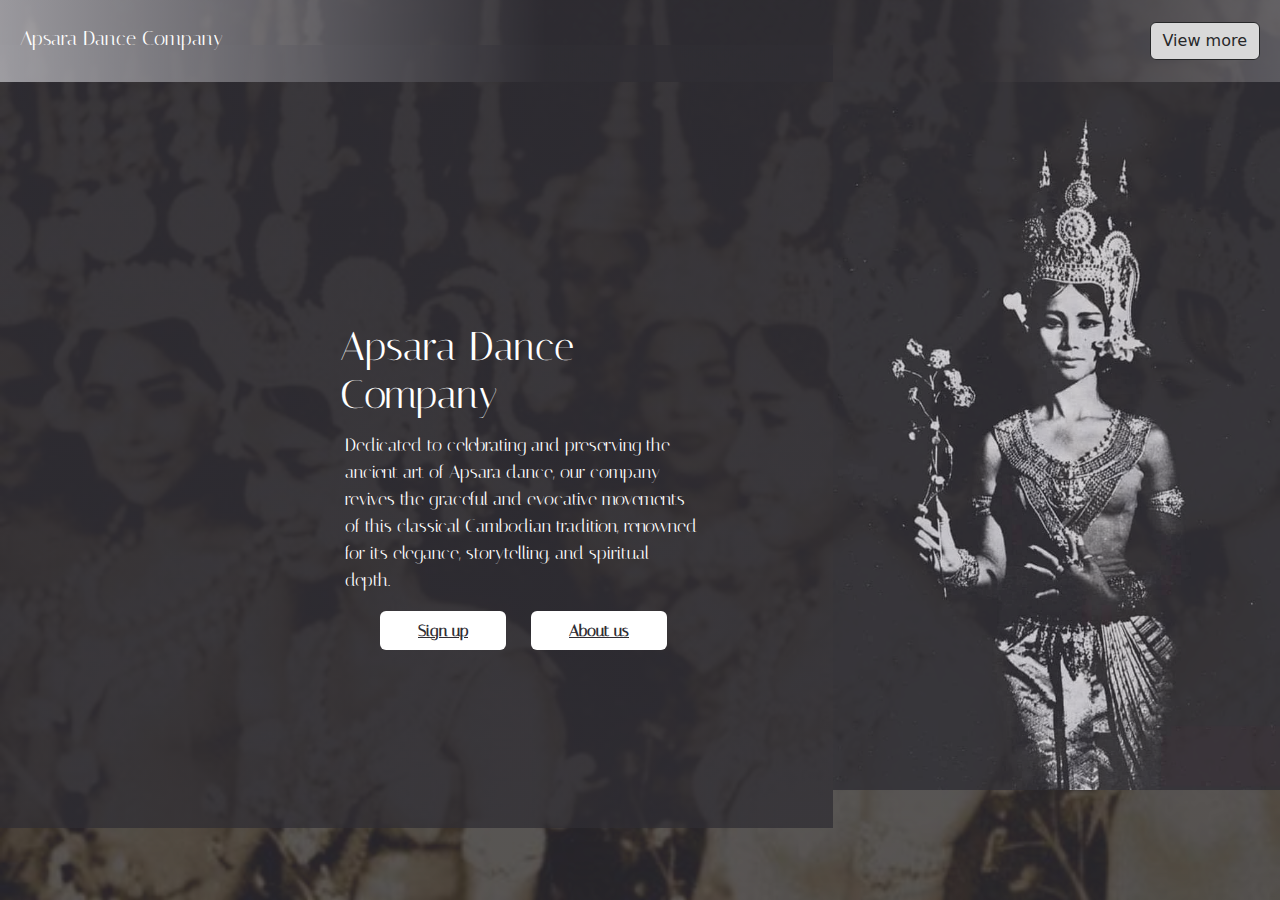
<file: index.html>
<!DOCTYPE html>
<html lang="en">
<head>
    <meta charset="UTF-8">
    <meta name="viewport" content="width=device-width, initial-scale=1.0">
    <title>Final Project</title>
    <link href="https://fonts.googleapis.com/css2?family=Italiana&display=swap" rel="stylesheet">
    <link rel="stylesheet" href="index.css"/>
    <link href="https://cdn.jsdelivr.net/npm/bootstrap@5.3.3/dist/css/bootstrap.min.css" rel="stylesheet" integrity="sha384-QWTKZyjpPEjISv5WaRU9OFeRpok6YctnYmDr5pNlyT2bRjXh0JMhjY6hW+ALEwIH" crossorigin="anonymous">
</head>
<body>
    <script src="https://cdn.jsdelivr.net/npm/bootstrap@5.3.3/dist/js/bootstrap.bundle.min.js" integrity="sha384-YvpcrYf0tY3lHB60NNkmXc5s9fDVZLESaAA55NDzOxhy9GkcIdslK1eN7N6jIeHz" crossorigin="anonymous"></script>
    <div class="background">
        <div class="navbar">
            <p class="logo" href="index.html">Apsara Dance Company</p>
            <button class="btn btn-primary" type="button" data-bs-toggle="offcanvas" data-bs-target="#offcanvasWithBothOptions" aria-controls="offcanvasWithBothOptions" style="margin-right: 20px; background-color: #D9D9D9; color:#272829; border: 1px, solid #272829;">View more</button>
            <div class="offcanvas offcanvas-start" data-bs-scroll="true" tabindex="-1" id="offcanvasWithBothOptions" aria-labelledby="offcanvasWithBothOptionsLabel" style="background-color: #272829;">
            <div class="offcanvas-header">
                <h5 class="offcanvas-title" id="offcanvasWithBothOptionsLabel" style="color: white;">View more</h5>
                <button type="button" class="btn-close" data-bs-dismiss="offcanvas" aria-label="Close"></button>
            </div>
        <div class="offcanvas-body">
            <ul style="list-style-type: circle; color: white;">
                <li><a class="dropdown-item" href="index.html">Home</a></li>
                <li><a class="dropdown-item" href="aboutus.html">About us</a></li>
                <li><a class="dropdown-item" href="staff.html">Our team</a></li>
                <li><a class="dropdown-item" href="signup.html">Sign up</a></li>
            </ul>
        </div>
</div>
        </div>
        <section class="main">
            <div class="left">
                <div class="intro">
                    <h1>Apsara Dance Company</h1>
                    <p> Dedicated to celebrating and preserving the ancient art of Apsara dance, our company revives the graceful and evocative movements of this classical Cambodian tradition, renowned for its elegance, storytelling, and spiritual depth.</p>
                </div>
                <div class="bttn-box">
                    <a  href="signup.html"class="bttn-box signup-bttn">Sign up</a>
                    <a href="aboutus.html" class="bttn-box aboutus-bttn">About us</a>
                </div>
            </div>
            <div class="right" >
                <div class="img-box">
                    <img src="images/apsara lady.jpg" width="447.42px", height="708px"/>
                </div>
            </div>
        </section>
    </div>
</body>
</html>
</file>
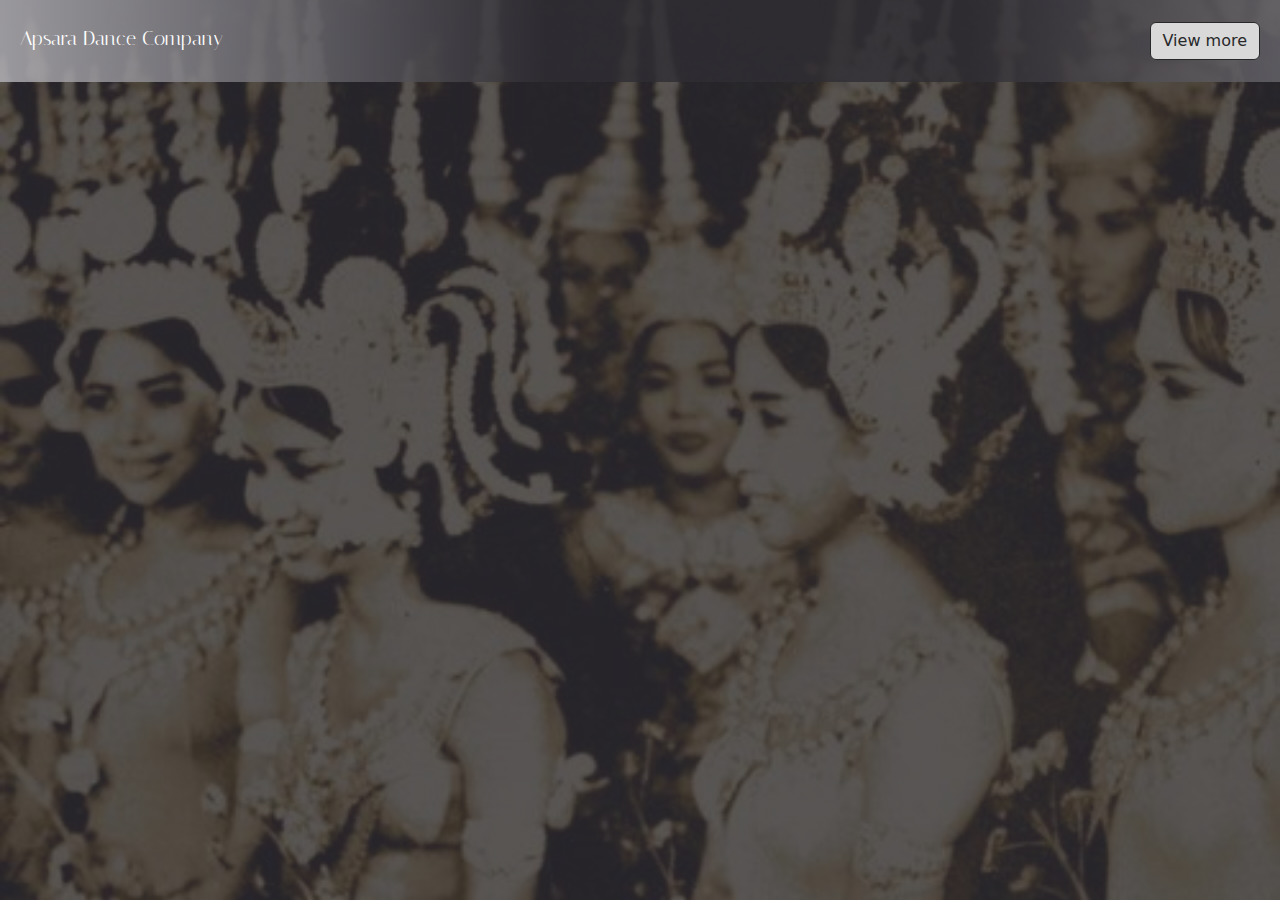
<file: aboutus.html>
<!DOCTYPE html>
<html lang="en">
<head>
    <meta charset="UTF-8">
    <meta name="viewport" content="width=device-width, initial-scale=1.0">
    <title>Final Project</title>
    <link href="https://fonts.googleapis.com/css2?family=Italiana&display=swap" rel="stylesheet">
    <link rel="stylesheet" href="index.css"/>
    <link href="https://cdn.jsdelivr.net/npm/bootstrap@5.3.3/dist/css/bootstrap.min.css" rel="stylesheet" integrity="sha384-QWTKZyjpPEjISv5WaRU9OFeRpok6YctnYmDr5pNlyT2bRjXh0JMhjY6hW+ALEwIH" crossorigin="anonymous">
</head>
<body>
    <script src="https://cdn.jsdelivr.net/npm/bootstrap@5.3.3/dist/js/bootstrap.bundle.min.js" integrity="sha384-YvpcrYf0tY3lHB60NNkmXc5s9fDVZLESaAA55NDzOxhy9GkcIdslK1eN7N6jIeHz" crossorigin="anonymous"></script>
    <div class="background">
        <div class="navbar">
            <p class="logo" href="index.html">Apsara Dance Company</p>
            <button class="btn btn-primary" type="button" data-bs-toggle="offcanvas" data-bs-target="#offcanvasWithBothOptions" aria-controls="offcanvasWithBothOptions" style="margin-right: 20px; background-color: #D9D9D9; color:#272829; border: 1px, solid #272829;">View more</button>
            <div class="offcanvas offcanvas-start" data-bs-scroll="true" tabindex="-1" id="offcanvasWithBothOptions" aria-labelledby="offcanvasWithBothOptionsLabel" style="background-color: #272829;">
            <div class="offcanvas-header">
                <h5 class="offcanvas-title" id="offcanvasWithBothOptionsLabel" style="color: white;">View more</h5>
                <button type="button" class="btn-close" data-bs-dismiss="offcanvas" aria-label="Close"></button>
            </div>
        <div class="offcanvas-body">
            <ul style="list-style-type: circle; color: white;">
                <li><a class="dropdown-item" href="index.html">Home</a></li>
                <li><a class="dropdown-item" href="aboutus.html">About us</a></li>
                <li><a class="dropdown-item" href="staff.html">Our team</a></li>
                <li><a class="dropdown-item" href="signup.html">Sign up</a></li>
            </ul>
        </div>
</div>
</file>
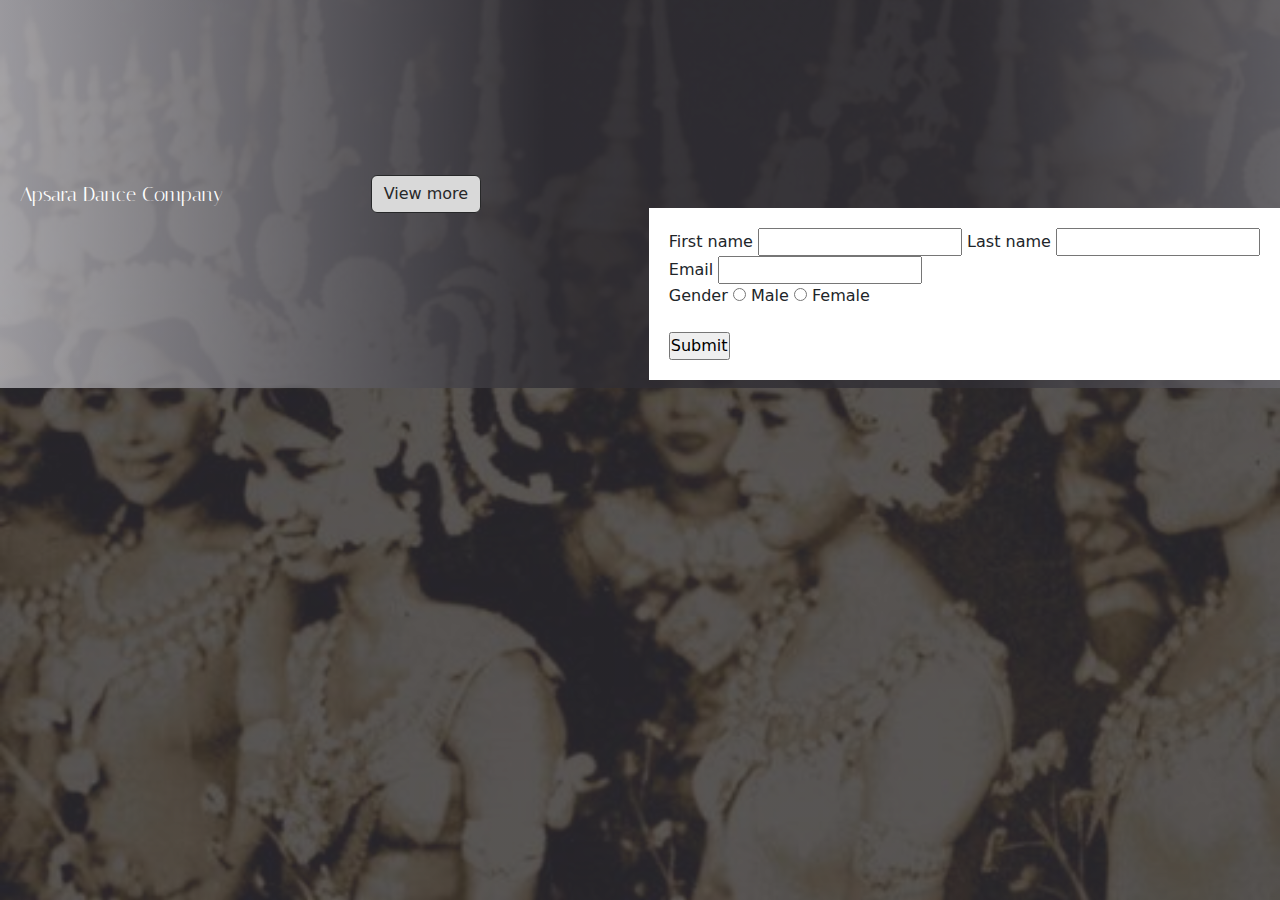
<file: signup.html>
<!DOCTYPE html>
<html lang="en">
<head>
    <meta charset="UTF-8">
    <meta name="viewport" content="width=device-width, initial-scale=1.0">
    <title>Final Project</title>
    <link href="https://fonts.googleapis.com/css2?family=Italiana&display=swap" rel="stylesheet">
    <link rel="stylesheet" href="signup.css"/>
    <link href="https://cdn.jsdelivr.net/npm/bootstrap@5.3.3/dist/css/bootstrap.min.css" rel="stylesheet" integrity="sha384-QWTKZyjpPEjISv5WaRU9OFeRpok6YctnYmDr5pNlyT2bRjXh0JMhjY6hW+ALEwIH" crossorigin="anonymous">
</head>
<body>
    <script src="https://cdn.jsdelivr.net/npm/bootstrap@5.3.3/dist/js/bootstrap.bundle.min.js" integrity="sha384-YvpcrYf0tY3lHB60NNkmXc5s9fDVZLESaAA55NDzOxhy9GkcIdslK1eN7N6jIeHz" crossorigin="anonymous"></script>
    <div class="background">
        <div class="navbar">
            <p class="logo" href="index.html">Apsara Dance Company</p>
            <button class="btn btn-primary" type="button" data-bs-toggle="offcanvas" data-bs-target="#offcanvasWithBothOptions" aria-controls="offcanvasWithBothOptions" style="margin-right: 20px; background-color: #D9D9D9; color:#272829; border: 1px, solid #272829;">View more</button>
            <div class="offcanvas offcanvas-start" data-bs-scroll="true" tabindex="-1" id="offcanvasWithBothOptions" aria-labelledby="offcanvasWithBothOptionsLabel" style="background-color: #272829;">
            <div class="offcanvas-header">
                <h5 class="offcanvas-title" id="offcanvasWithBothOptionsLabel" style="color: white;">View more</h5>
                <button type="button" class="btn-close" data-bs-dismiss="offcanvas" aria-label="Close"></button>
            </div>
        <div class="offcanvas-body">
            <ul style="list-style-type: circle; color: white;">
                <li><a class="dropdown-item" href="index.html">Home</a></li>
                <li><a class="dropdown-item" href="aboutus.html">About us</a></li>
                <li><a class="dropdown-item" href="staff.html">Our team</a></li>
                <li><a class="dropdown-item" href="signup.html">Sign up</a></li>
            </ul>
        </div>
    </div>
<section>
    <form class="sign-up-form">
        <label for=" first name">First name</label>
        <input type="text" id="name" name="first name" />
        <label for=" last name">Last name</label>
        <input type="text" id="name" name="last name" /><br>
        <label for="email">Email</label>
        <input type="email" id="email" name="Email" /><br>
        <label for="Gender">Gender</label>
        <input type="radio" id="male" name="Gender" value="Gender" />
        <label for="male">Male</label>
        <input type="radio" id="male" name="Gender" value="Gender">
        <label for ="female">Female</label> <br><br>
        <input type="submit" id="submit" name="submit"/>
    </form>
</section>
</file>
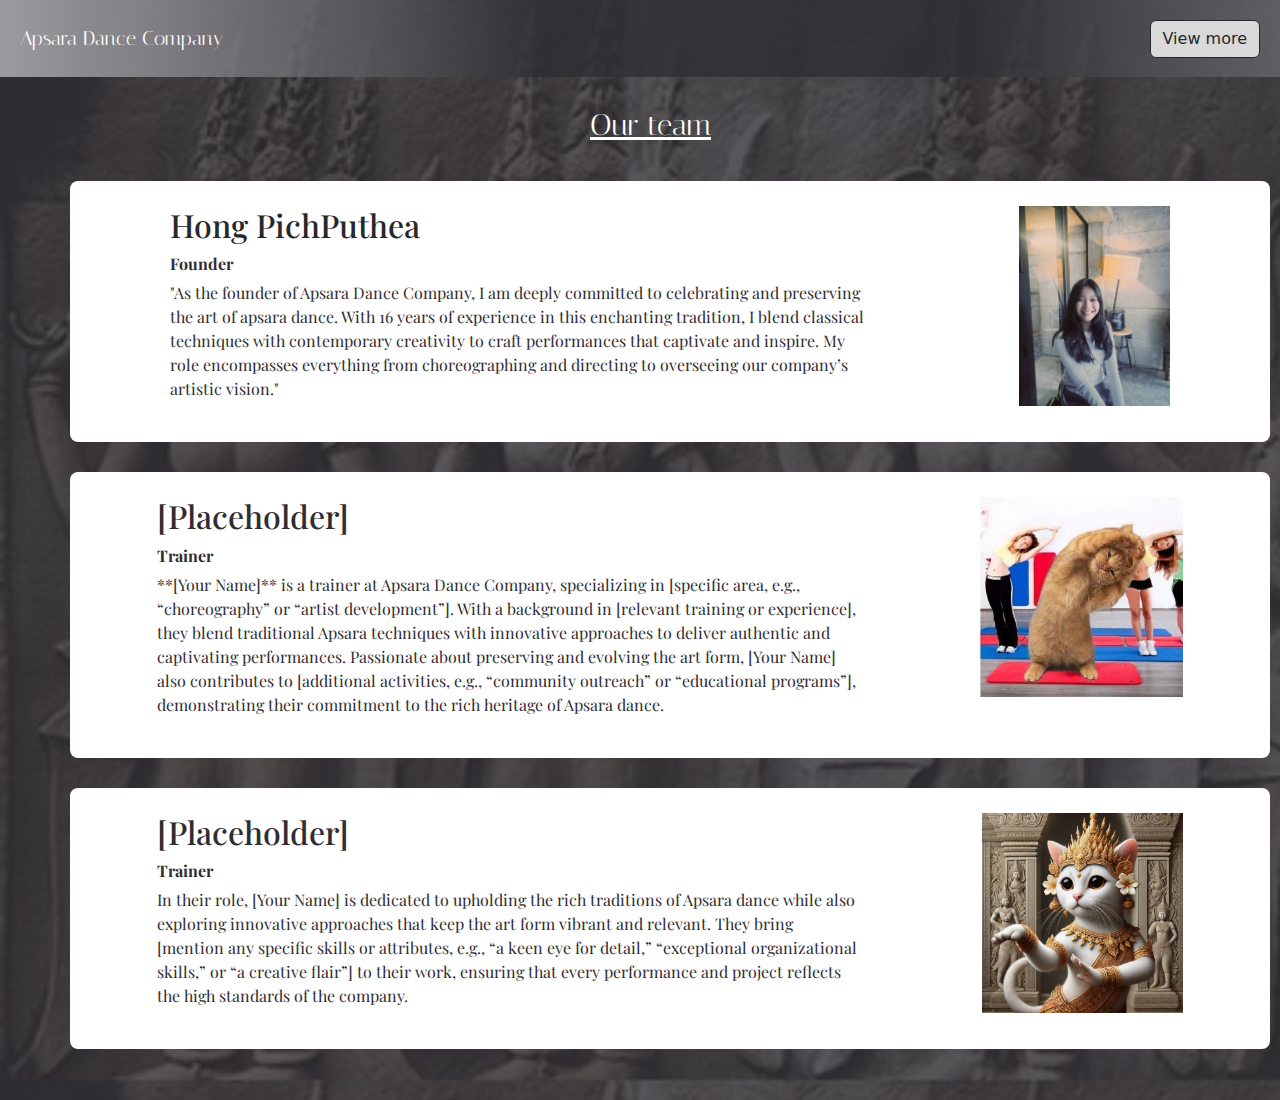
<file: staff.html>
<!DOCTYPE html>
<html lang="en">
<head>
    <meta charset="UTF-8">
    <meta name="viewport" content="width=device-width, initial-scale=1.0">
    <title>Final Project</title>
    <link href="https://fonts.googleapis.com/css2?family=Italiana&display=swap" rel="stylesheet">
    <link rel="stylesheet" href="staff.css"/>
    <link href="https://cdn.jsdelivr.net/npm/bootstrap@5.3.3/dist/css/bootstrap.min.css" rel="stylesheet" integrity="sha384-QWTKZyjpPEjISv5WaRU9OFeRpok6YctnYmDr5pNlyT2bRjXh0JMhjY6hW+ALEwIH" crossorigin="anonymous">
    <link href="https://fonts.googleapis.com/css2?family=Playfair+Display:ital,wght@0,400..900;1,400..900&display=swap" rel="stylesheet">
</head>
<body>
    <script src="https://cdn.jsdelivr.net/npm/bootstrap@5.3.3/dist/js/bootstrap.bundle.min.js" integrity="sha384-YvpcrYf0tY3lHB60NNkmXc5s9fDVZLESaAA55NDzOxhy9GkcIdslK1eN7N6jIeHz" crossorigin="anonymous"></script>
    <div class="background">
        <div class="navbar">
            <p class="logo" href="index.html">Apsara Dance Company</p>
            <button class="btn btn-primary" type="button" data-bs-toggle="offcanvas" data-bs-target="#offcanvasWithBothOptions" aria-controls="offcanvasWithBothOptions" style="margin-right: 20px; background-color: #D9D9D9; color:#272829; border: 1px, solid #272829;">View more</button>
            <div class="offcanvas offcanvas-start" data-bs-scroll="true" tabindex="-1" id="offcanvasWithBothOptions" aria-labelledby="offcanvasWithBothOptionsLabel" style="background-color: #272829;">
                <div class="offcanvas-header">
                    <h5 class="offcanvas-title" id="offcanvasWithBothOptionsLabel" style="color: white;">View more</h5>
                    <button type="button" class="btn-close" data-bs-dismiss="offcanvas" aria-label="Close"></button>
                </div>
                <div class="offcanvas-body">
                    <ul style="list-style-type: circle; color: white;">
                        <li><a class="dropdown-item" href="index.html">Home</a></li>
                        <li><a class="dropdown-item" href="aboutus.html">About us</a></li>
                        <li><a class="dropdown-item" href="staff.html">Our team</a></li>
                        <li><a class="dropdown-item" href="signup.html">Sign up</a></li>
                    </ul>
                </div>
            </div>
        </div>
    <h1 class="heading">Our team</h1>
    <div class="staff">
        <div class="person1">
            <div>
                <a href="https://puthea-s-portfolio.vercel.app/ " style="text-decoration: none; color: #272829;"><h2>Hong PichPuthea</h2></a><b>Founder</b>
                <p style="margin-top: 5px; width: 700px;">"As the founder of Apsara Dance Company, I am deeply committed to celebrating and preserving the art of apsara dance. With 16 years of experience in this enchanting tradition, I blend classical techniques with contemporary creativity to craft performances that captivate and inspire. My role encompasses everything from choreographing and directing to overseeing our company’s artistic vision."</p>
            </div>
            <img src="images/putheapic.jpg" width="150.79px" height="200px"/>
        </div>
        <div class="person2">
            <div>
                <h2>[Placeholder]</h2><b>Trainer</b>
                <p style="margin-top: 5px; width: 700px;">**[Your Name]** is a trainer at Apsara Dance Company, specializing in [specific area, e.g., “choreography” or “artist development”]. With a background in [relevant training or experience], they blend traditional Apsara techniques with innovative approaches to deliver authentic and captivating performances. Passionate about preserving and evolving the art form, [Your Name] also contributes to [additional activities, e.g., “community outreach” or “educational programs”], demonstrating their commitment to the rich heritage of Apsara dance.</p>
            </div>
            <img src="images/catpic1.jpg" width="203.38" height="200px"/>
        </div>
        <div class="person3">
            <div>
                <h2>[Placeholder]</h2><b>Trainer</b>
                <p style="margin-top: 5px; width: 700px;">In their role, [Your Name] is dedicated to upholding the rich traditions of Apsara dance while also exploring innovative approaches that keep the art form vibrant and relevant. They bring [mention any specific skills or attributes, e.g., “a keen eye for detail,” “exceptional organizational skills,” or “a creative flair”] to their work, ensuring that every performance and project reflects the high standards of the company.</p>
            </div>
            <img src="images/catpic2.jpg" width="201.1px" height="200px">
        </div>
    </div>
    </div>
</body>
</file>
<file: index.css>
*{
    padding: 0;
    margin: 0;
    box-sizing: border-box;
    text-decoration: none;
}

.background{
    width: 100%;
    height: 100vh;
    background-image: linear-gradient(rgba(47,45,51,0.8),rgba(47,45,51,0.8)) , url(images/apsara-group.jpg);
    background-size: cover;
    background-position-y: -80px;
}

.logo{
    color: white;
    font-family: "Italiana";
    font-size: 20px;
    padding-left: 20px;
    padding-top: 15px;
}
.main {
    display: flex;
    align-items: center;
    height: 790px;
    width: 100%; 
    margin-left: 0px  ;  

}

.intro{
    font-family: "Italiana";
    color:white;
    font-size: 30px;    
}
.bttn-box{
    margin-top: 20px;
    font-size: 16px;
    font-family: "Italiana";
    color: #2F2D33;
    margin-left: 20px;

}

.bttn-box:hover{
    cursor: pointer; 
}

.signup-bttn{
    background-color: white;
    padding: 10px;
    padding-left: 38px;
    padding-right: 38px;
    border-radius: 6px;
    font-weight:bold;
}
.aboutus-bttn{
    background-color: white;
    padding: 10px;
    padding-left: 38px;
    padding-right: 38px;
    border-radius: 6px;
    font-weight:bold;
}
.signup-bttn:hover{
    background-color:#2F2D33;
    color:white;
    padding: 10px;
    border-radius: 6px;
    border: 1px, solid black;
    padding-left: 38px;
    padding-right: 38px;
    transition: 0.1ms;
}
.aboutus-bttn:hover{
    background-color:#2F2D33;
    color:white;
    padding: 10px;
    border-radius: 6px;
    border: 1px, solid black;
    padding-left: 38px;
    padding-right: 38px;
    transition: 0.1ms;
}
.left{
    margin-bottom: 82px;
    background-image: linear-gradient(rgba(47,45,51,0.75),rgba(47,45,51,0.75));
    padding-top: 278px;
    padding-left: 340px;
    padding-bottom: 185px;
    padding-right: 130px;
}

.right{
    margin-bottom: 82px;
    opacity: 80%;
}

p{
    font-size: 18px;
    padding: 5px;
}

.navbar{
    display: flex;
    justify-content: space-around;
    background-size: 133% 82%;
    background-size: 133% 82%;
    background-position: 0px 0px;
    background-image: linear-gradient(90deg, rgba(183, 182, 187, 0.8) 0%, rgba(47, 45, 51, 0.8) 32%, rgba(47, 45, 51, 0.8) 57%, rgba(183, 182, 187, 0.8) 100%);
}

li{
    padding: 20px;
}

div p{
    color: white;
}

div h1{
    color: white;
}
div h2{
    color: white;
}
</file>
<file: signup.css>
*{
    padding: 0;
    margin: 0;
    box-sizing: border-box;
    text-decoration: none;
}

.background{
    width: 100%;
    height: 100vh;
    background-image: linear-gradient(rgba(47,45,51,0.8),rgba(47,45,51,0.8)) , url(images/apsara-group.jpg);
    background-size: cover;
    background-position-y: -80px;
}

.logo{
    color: white;
    font-family: "Italiana";
    font-size: 20px;
    padding-left: 20px;
    padding-top: 15px;
}
.navbar{
    display: flex;
    justify-content: space-around;
    background-size: 133% 82%;
    background-size: 133% 82%;
    background-position: 0px 0px;
    background-image: linear-gradient(90deg, rgba(183, 182, 187, 0.8) 0%, rgba(47, 45, 51, 0.8) 32%, rgba(47, 45, 51, 0.8) 57%, rgba(183, 182, 187, 0.8) 100%);
}

li{
    padding: 20px;
}

div p{
    color: white;
}

div h1{
    color: white;
}
div h2{
    color: white;
}
.sign-up-form{
    background-color: white;
    padding: 20px;
    margin-top: 200px;
}
</file>
<file: staff.css>
*{
    padding: 0;
    margin: 0;
    box-sizing: border-box;
    text-decoration: none;
}

.background{
    width: 100%;
    height: 1100px;
    background-image: linear-gradient(rgba(47,45,51,0.8),rgba(47,45,51,0.8)) , url(images/bg.jpg);
    background-size: cover;
    background-position-y: -20px;
}

.logo{
    color: white;
    font-family: "Italiana";
    font-size: 20px;
    padding-left: 20px;
    padding-top: 15px;
}
.navbar{
    display: flex;
    justify-content: space-around;
    background-size: 133% 82%;
    background-size: 133% 82%;
    background-position: 0px 0px;
    background-image: linear-gradient(90deg, rgba(183, 182, 187, 0.8) 0%, rgba(47, 45, 51, 0.8) 32%, rgba(47, 45, 51, 0.8) 57%, rgba(183, 182, 187, 0.8) 100%);
}

li{
    padding: 20px;
}
.person1{
    background-color: rgb(255, 255, 255);
    border-radius: 8px;
    width: 1200px; 
    padding: 25px;
    margin-top: 30px;
    color: #2F2D33;
    font-family: "Playfair Display";
    display: flex;
    justify-content: space-around;
    text-decoration: none;
}
.person2{
    background-color: rgb(255, 255, 255);
    border-radius: 8px;
    width: 1200px; 
    padding: 25px;
    margin-top: 30px;
    color: #2F2D33;
    font-family: "Playfair Display";
    display: flex;
    justify-content: space-around;
}
.person3{
    background-color: rgb(255, 255, 255);
    border-radius: 8px;
    width: 1200px; 
    padding: 25px;
    margin-top: 30px;
    color: #2F2D33;
    font-family: "Playfair Display";
    display: flex;
    justify-content: space-around;
}
.staff{
    display: flex;
    flex-direction: column;
    margin-left: 70px;
}

.heading{
    margin-left: 590px;
    padding-top: 30px;
    color: white;
    font-family: "Italiana";
    font-size: 30px;
    text-decoration: underline;
}
</file>
